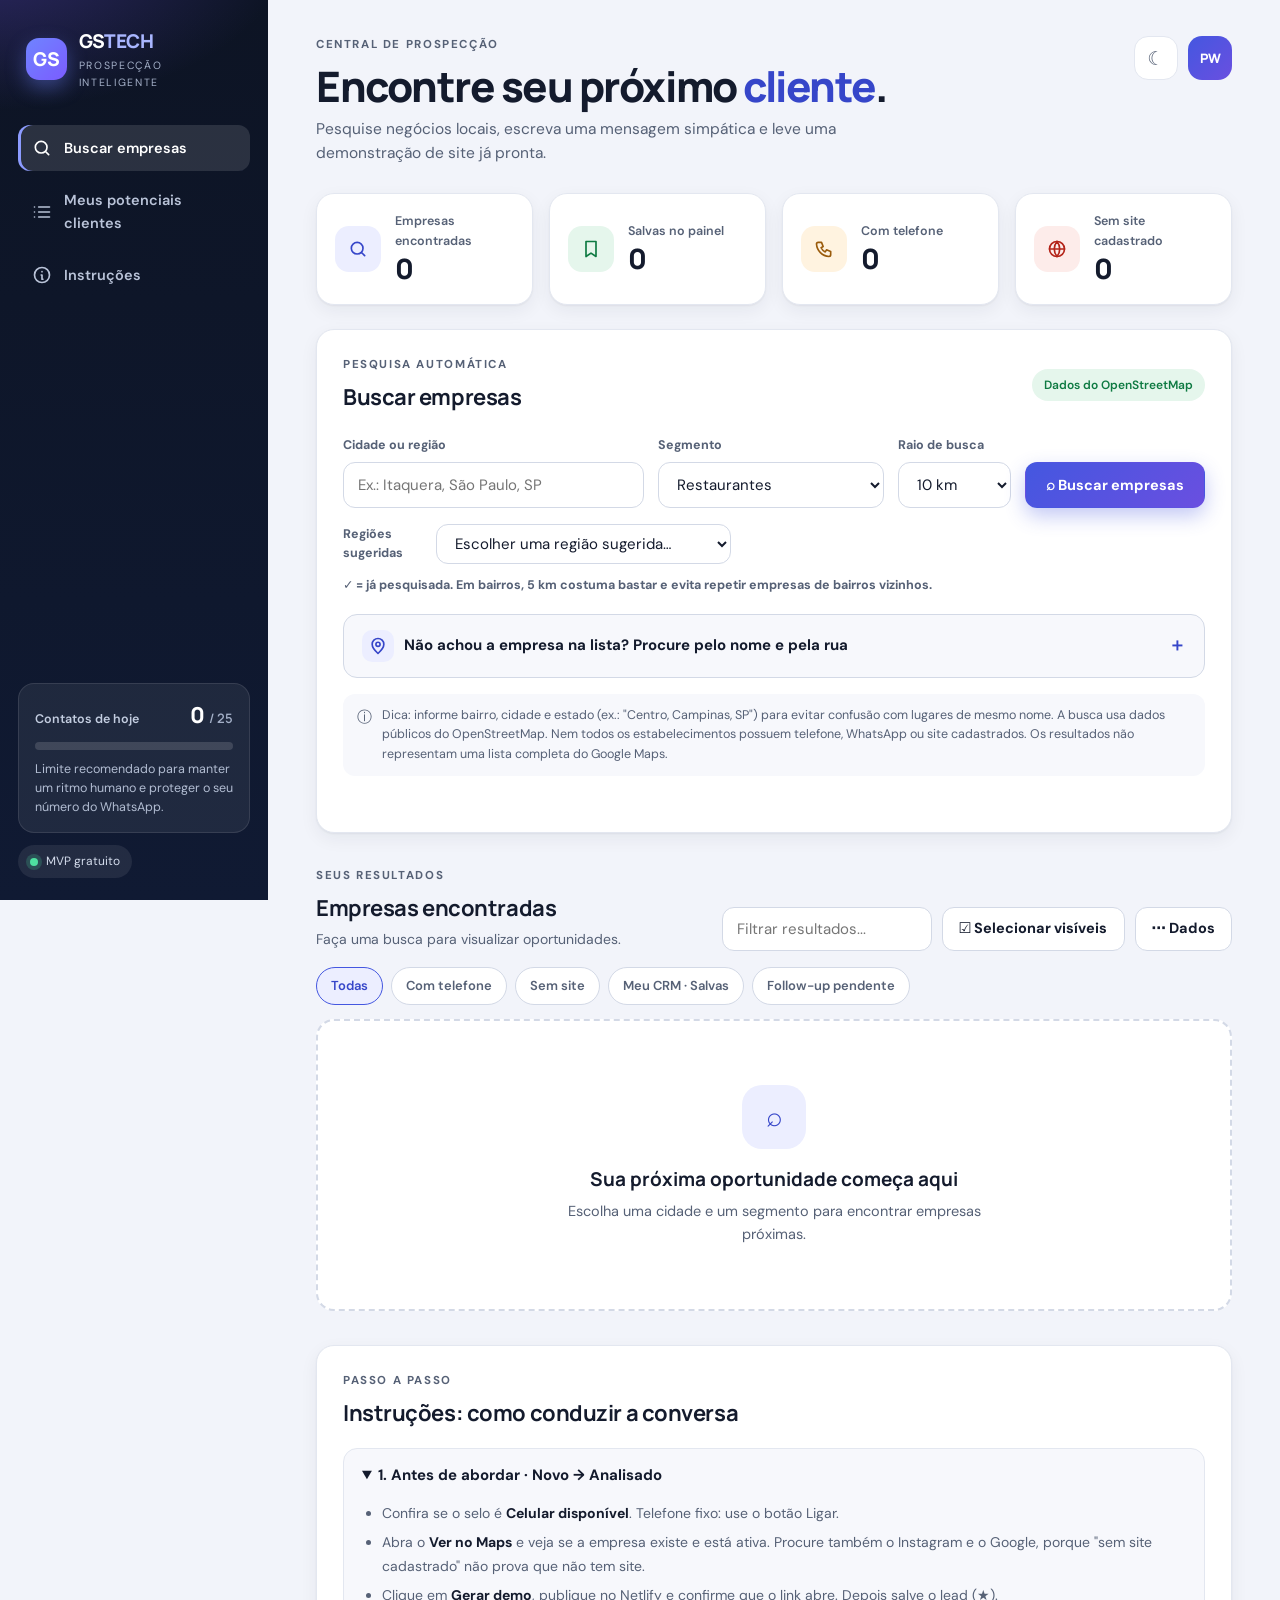
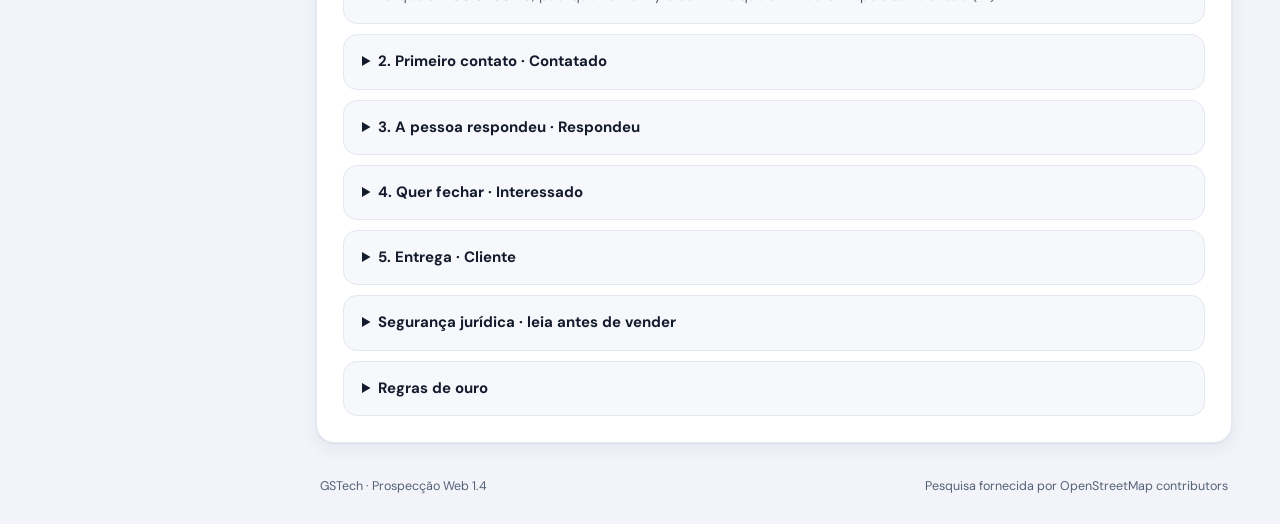
<file: prospecta-web/index.html>
<!doctype html>
<html lang="pt-BR">
<head>
  <meta charset="UTF-8" />
  <meta name="viewport" content="width=device-width, initial-scale=1.0" />
  <meta name="theme-color" content="#101827" />
  <title>GSTech — Prospecção inteligente</title>
  <script>try{var t=localStorage.getItem("prospecta_web_theme_v1");if(t!=="light"&&t!=="dark")t=matchMedia("(prefers-color-scheme: dark)").matches?"dark":"light";document.documentElement.dataset.theme=t}catch(e){}</script>
  <link rel="stylesheet" href="styles.css" />
</head>
<body>
  <div class="app-shell">
    <aside class="sidebar">
      <div class="brand">
        <div class="brand-mark">GS</div>
        <div><strong>GS<span>TECH</span></strong><small>PROSPECÇÃO INTELIGENTE</small></div>
      </div>
      <nav aria-label="Principal">
        <a class="nav-item active" href="#buscar"><svg class="ic" viewBox="0 0 24 24" aria-hidden="true"><circle cx="11" cy="11" r="7"/><path d="m20 20-3.5-3.5"/></svg> Buscar empresas</a>
        <a class="nav-item" href="#leads"><svg class="ic" viewBox="0 0 24 24" aria-hidden="true"><path d="M8 6h13M8 12h13M8 18h13M3 6h.01M3 12h.01M3 18h.01"/></svg> Meus potenciais clientes</a>
        <a class="nav-item" href="#instrucoes"><svg class="ic" viewBox="0 0 24 24" aria-hidden="true"><circle cx="12" cy="12" r="9"/><path d="M12 8h.01M11 12h1v5h1"/></svg> Instruções</a>
      </nav>
      <div class="sidebar-bottom">
        <div class="goal">
          <div class="goal-top"><span>Contatos de hoje</span><strong><span id="goalCount">0</span> <small>/ <span id="goalMax">25</span></small></strong></div>
          <div class="meter"><i id="goalBar"></i></div>
          <p>Limite recomendado para manter um ritmo humano e proteger o seu número do WhatsApp.</p>
        </div>
        <div class="plan-tag"><span class="dot"></span> MVP gratuito</div>
      </div>
    </aside>

    <main class="main">
      <header class="topbar">
        <div>
          <span class="eyebrow">Central de prospecção</span>
          <h1>Encontre seu próximo <em>cliente</em>.</h1>
          <p>Pesquise negócios locais, escreva uma mensagem simpática e leve uma demonstração de site já pronta.</p>
        </div>
        <div class="top-right"><button id="themeBtn" class="icon-btn theme-btn" type="button" aria-label="Alternar modo claro/escuro">☾</button><div class="avatar">PW</div></div>
      </header>

      <section class="stats">
        <article class="stat-card"><span class="stat-icon"><svg class="ic" viewBox="0 0 24 24" aria-hidden="true"><circle cx="11" cy="11" r="7"/><path d="m20 20-3.5-3.5"/></svg></span><div><small>Empresas encontradas</small><strong id="statFound">0</strong></div></article>
        <article class="stat-card"><span class="stat-icon"><svg class="ic" viewBox="0 0 24 24" aria-hidden="true"><path d="M6 3h12v18l-6-4-6 4z"/></svg></span><div><small>Salvas no painel</small><strong id="statSaved">0</strong></div></article>
        <article class="stat-card"><span class="stat-icon"><svg class="ic" viewBox="0 0 24 24" aria-hidden="true"><path d="M5 4h4l2 5-2.5 1.5a11 11 0 0 0 5 5L15 13l5 2v4a2 2 0 0 1-2 2A16 16 0 0 1 3 6a2 2 0 0 1 2-2z"/></svg></span><div><small>Com telefone</small><strong id="statPhone">0</strong></div></article>
        <article class="stat-card"><span class="stat-icon"><svg class="ic" viewBox="0 0 24 24" aria-hidden="true"><circle cx="12" cy="12" r="9"/><path d="M3 12h18M12 3a14 14 0 0 1 0 18M12 3a14 14 0 0 0 0 18"/></svg></span><div><small>Sem site cadastrado</small><strong id="statNoSite">0</strong></div></article>
      </section>

      <section class="panel search-panel" id="buscar">
        <div class="section-heading">
          <div><span class="eyebrow">PESQUISA AUTOMÁTICA</span><h2>Buscar empresas</h2></div>
          <span class="source-pill">Dados do OpenStreetMap</span>
        </div>
        <form id="searchForm" class="search-form">
          <label class="field city-field"><span>Cidade ou região</span><input id="city" list="regionList" autocomplete="off" placeholder="Ex.: Itaquera, São Paulo, SP" required /><datalist id="regionList"></datalist></label>
          <label class="field"><span>Segmento</span>
            <select id="segment">
            <optgroup label="Alimentação e bebidas">
              <option value="restaurante">Restaurantes</option>
              <option value="pizzaria">Pizzarias</option>
              <option value="hamburgueria">Hamburguerias e lanchonetes</option>
              <option value="churrascaria">Churrascarias</option>
              <option value="japones">Culinária japonesa</option>
              <option value="padaria">Padarias</option>
              <option value="confeitaria">Confeitarias e doces</option>
              <option value="cafe">Cafeterias</option>
              <option value="sorveteria">Sorveterias e açaí</option>
              <option value="bar">Bares e botecos</option>
              <option value="adega">Adegas e distribuidoras de bebidas</option>
              <option value="mercado">Mercados e mercearias</option>
              <option value="acougue">Açougues</option>
              <option value="hortifruti">Hortifrútis e sacolões</option>
            </optgroup>
            <optgroup label="Beleza e bem-estar">
              <option value="barbearia">Barbearias</option>
              <option value="salao">Salões de beleza</option>
              <option value="estetica">Clínicas de estética e beleza</option>
              <option value="manicure">Manicures e esmalterias</option>
              <option value="tatuagem">Estúdios de tatuagem</option>
              <option value="academia">Academias</option>
              <option value="massagem">Massagem e spas</option>
            </optgroup>
            <optgroup label="Automotivo">
              <option value="oficina">Oficinas mecânicas</option>
              <option value="autopecas">Autopeças</option>
              <option value="lavajato">Lava-jatos</option>
              <option value="borracharia">Borracharias</option>
              <option value="moto">Oficinas e lojas de moto</option>
              <option value="autoescola">Autoescolas</option>
            </optgroup>
            <optgroup label="Casa e construção">
              <option value="serralheria">Serralherias</option>
              <option value="marcenaria">Marcenarias</option>
              <option value="vidracaria">Vidraçarias</option>
              <option value="eletricista">Eletricistas</option>
              <option value="encanador">Encanadores</option>
              <option value="pintor">Pintores</option>
              <option value="climatizacao">Ar-condicionado e refrigeração</option>
              <option value="chaveiro">Chaveiros</option>
              <option value="tapecaria">Tapeçarias e estofados</option>
              <option value="materiais">Materiais de construção</option>
              <option value="moveis">Lojas de móveis</option>
            </optgroup>
            <optgroup label="Comércio e varejo">
              <option value="sexshop">Sex shops</option>
              <option value="roupas">Lojas de roupas</option>
              <option value="calcados">Lojas de calçados</option>
              <option value="petshop">Pet shops</option>
              <option value="papelaria">Papelarias</option>
              <option value="floricultura">Floriculturas</option>
              <option value="brinquedos">Lojas de brinquedos</option>
              <option value="presentes">Presentes e variedades</option>
              <option value="joalheria">Joalherias e relojoarias</option>
              <option value="optica">Óticas</option>
              <option value="celulares">Lojas de celulares</option>
              <option value="farmacia">Farmácias</option>
              <option value="perfumaria">Perfumarias e cosméticos</option>
              <option value="lavanderia">Lavanderias</option>
              <option value="grafica">Gráficas e copiadoras</option>
              <option value="foto">Fotógrafos e estúdios</option>
            </optgroup>
            <optgroup label="Serviços e ofícios">
              <option value="assistencia">Assistências técnicas</option>
              <option value="costura">Costureiras e ateliês</option>
              <option value="sapateiro">Sapateiros</option>
              <option value="buffet">Buffets e festas</option>
            </optgroup>
            <optgroup label="Saúde, educação e profissionais">
              <option value="dentista">Dentistas e odontologia</option>
              <option value="veterinaria">Veterinárias</option>
              <option value="fisioterapia">Fisioterapia</option>
              <option value="psicologia">Psicólogos e terapeutas</option>
              <option value="advocacia">Escritórios de advocacia</option>
              <option value="contabilidade">Contabilidades</option>
              <option value="imobiliaria">Imobiliárias</option>
              <option value="idiomas">Escolas de idiomas e cursos</option>
              <option value="creche">Escolinhas e creches</option>
            </optgroup>
            <optgroup label="Hospedagem">
              <option value="pousada">Pousadas e hotéis</option>
            </optgroup>
            </select>
          </label>
          <label class="field radius-field"><span>Raio de busca</span>
            <select id="radius"><option value="5000">5 km</option><option value="10000" selected>10 km</option><option value="20000">20 km</option></select>
          </label>
          <button class="primary-btn" id="searchBtn" type="submit"><span>⌕</span> Buscar empresas</button>
        </form>
        <div class="region-presets"><label><small>Regiões sugeridas</small><select id="regionPreset" class="lead-status-select"></select></label><small class="hint">✓ = já pesquisada. Em bairros, 5 km costuma bastar e evita repetir empresas de bairros vizinhos.</small></div>
        <div class="region-recents" id="regionRecents" hidden><small>Regiões recentes:</small><div class="chips" id="regionChips"></div></div>
        <details class="finder" id="finder">
          <summary><span class="fi"><svg class="ic" viewBox="0 0 24 24" aria-hidden="true"><path d="M12 21s-7-6.2-7-11a7 7 0 0 1 14 0c0 4.8-7 11-7 11z"/><circle cx="12" cy="10" r="2.5"/></svg></span> Não achou a empresa na lista? Procure pelo nome e pela rua</summary>
          <div class="find-body">
            <form id="findForm" class="find-form">
              <label class="field"><span>Nome da loja</span><input id="findName" placeholder="Ex.: Barbearia do Zé" required /></label>
              <label class="field"><span>Rua (opcional)</span><input id="findStreet" placeholder="Ex.: Rua Principal, 120" /></label>
              <label class="field"><span>Cidade ou bairro</span><input id="findCity" placeholder="Vazio = usa o campo acima" /></label>
              <label class="field"><span>Segmento</span><select id="findSegment"></select></label>
              <button class="primary-btn" id="findBtn" type="submit">Procurar</button>
            </form>
            <div id="findResults" class="find-results" aria-live="polite"></div>
            <div class="find-actions"><button type="button" class="secondary-btn" id="manualOpen">＋ Cadastrar manualmente</button></div>
          </div>
        </details>
        <div class="notice"><span>ⓘ</span><p>Dica: informe bairro, cidade e estado (ex.: "Centro, Campinas, SP") para evitar confusão com lugares de mesmo nome. A busca usa dados públicos do OpenStreetMap. Nem todos os estabelecimentos possuem telefone, WhatsApp ou site cadastrados. Os resultados não representam uma lista completa do Google Maps.</p></div>
        <div id="searchStatus" class="search-status" aria-live="polite"></div>
      </section>

      <section class="results-section" id="leads">
        <div class="results-header">
          <div><span class="eyebrow">SEUS RESULTADOS</span><h2 id="resultsTitle">Empresas encontradas</h2><p id="resultsSubtitle">Faça uma busca para visualizar oportunidades.</p></div>
          <div class="result-actions">
            <input id="filterInput" class="filter-input" placeholder="Filtrar resultados..." aria-label="Filtrar resultados" />
            <button id="selAllBtn" class="secondary-btn" type="button">☑ Selecionar visíveis</button>
            <details class="more-menu" id="moreMenu"><summary>⋯ Dados</summary>
              <div class="menu-pop">
                <button id="exportBtn" type="button">Exportar CSV</button>
                <button id="backupBtn" type="button">Fazer backup</button>
                <button id="restoreBtn" type="button">Restaurar backup</button>
                <input id="restoreFile" type="file" accept="application/json,.json" hidden />
                <button id="wipeBtn" class="danger" type="button">Apagar todos os dados</button>
              </div>
            </details>
          </div>
        </div>
        <div class="chips" id="filterChips">
          <button class="chip active" data-filter="all">Todas</button>
          <button class="chip" data-filter="phone">Com telefone</button>
          <button class="chip" data-filter="nosite">Sem site</button>
          <button class="chip" data-filter="saved">Meu CRM · Salvas</button>
          <button class="chip" data-filter="followup">Follow-up pendente</button>
        </div>
        <div id="results" class="results-grid">
          <div class="empty-state"><div class="empty-icon">⌕</div><h3>Sua próxima oportunidade começa aqui</h3><p>Escolha uma cidade e um segmento para encontrar empresas próximas.</p></div>
        </div>
      </section>

      <section class="panel guide" id="instrucoes">
        <div class="section-heading"><div><span class="eyebrow">PASSO A PASSO</span><h2>Instruções: como conduzir a conversa</h2></div></div>
        <div class="guide-list">
          <details open><summary>1. Antes de abordar · Novo → Analisado</summary><ul>
            <li>Confira se o selo é <b>Celular disponível</b>. Telefone fixo: use o botão Ligar.</li>
            <li>Abra o <b>Ver no Maps</b> e veja se a empresa existe e está ativa. Procure também o Instagram e o Google, porque "sem site cadastrado" não prova que não tem site.</li>
            <li>Clique em <b>Gerar demo</b>, publique no Netlify e confirme que o link abre. Depois salve o lead (★).</li>
          </ul></details>
          <details><summary>2. Primeiro contato · Contatado</summary><ul>
            <li>Clique em <b>Abrir WhatsApp</b>, leia a mensagem e envie. Envie manualmente, uma empresa por vez, em horário comercial.</li>
            <li>Mude a etapa para <b>Contatado</b>. A data de contato entra sozinha.</li>
            <li>Sem resposta, espere. Passados 3 dias, o selo <b>Follow-up pendente</b> aparece: use <b>↻ Follow-up</b> <b>uma vez</b>. Se continuar sem resposta, pare.</li>
          </ul></details>
          <details><summary>3. A pessoa respondeu · Respondeu</summary><ul>
            <li>Responda rápido e converse como pessoa, sem copiar e colar textos longos. Pergunte como o negócio atrai clientes hoje.</li>
            <li>Mostre a <b>demo</b> e fale do benefício concreto: ser encontrado e passar confiança. Não prometa resultado, como "primeiro lugar no Google".</li>
            <li><b>"Já tenho Instagram"</b> → o site complementa: reúne serviços, endereço e contato num lugar só, e aparece em buscas.</li>
            <li><b>"Está caro" / "não tenho dinheiro"</b> → pergunte o que seria viável e proponha um escopo menor, em vez de baixar o preço do mesmo escopo.</li>
            <li><b>"Vou pensar"</b> → combine uma data: "Posso te chamar na quinta para saber o que achou?" e anote no lead.</li>
            <li><b>"Não tenho interesse" / "pare de enviar"</b> → agradeça em uma linha, anote e <b>nunca mais contate</b>.</li>
          </ul></details>
          <details><summary>4. Quer fechar · Interessado</summary><ul>
            <li>Mude a etapa para <b>Interessado</b> e clique em <b>✔ Fechar venda</b> para pedir o material (logo, fotos, serviços, WhatsApp, redes).</li>
            <li>Envie uma <b>proposta por escrito</b>: o que está incluído, prazo, número de ajustes, valor e forma de pagamento (sinal para começar, restante na entrega).</li>
            <li>Só comece depois do aceite e do sinal. Registre o domínio no nome do cliente.</li>
          </ul></details>
          <details><summary>5. Entrega · Cliente</summary><ul>
            <li>Use o <b>Checklist de entrega</b> do lead: material recebido, sinal pago, domínio registrado, site publicado.</li>
            <li>Substitua os textos provisórios da demo pelo conteúdo real e confirme o WhatsApp com o responsável.</li>
            <li>Entregue os acessos, mude a etapa para <b>Cliente</b> e ofereça manutenção mensal. Peça indicação ou depoimento, com autorização, para usar nas próximas abordagens.</li>
          </ul></details>
          <details><summary>Segurança jurídica · leia antes de vender</summary><ul>
            <li><b>Abordagem:</b> envie mensagens uma a uma, em horário comercial, e use <b>Não contatar</b> para quem pedir para parar. O botão e todos os envios daquele lead ficam bloqueados. Nunca use disparo em massa: contas de WhatsApp são banidas por isso.</li>
            <li><b>Dados dos leads:</b> são contatos comerciais públicos, tratados com base no legítimo interesse (LGPD). Guarde só o necessário e use <b>Apagar dados</b> se quiser zerar tudo. Fotos e informações pessoais de terceiros não devem ser salvas.</li>
            <li><b>Site final:</b> o gerador exige as 4 declarações (autorização, direito sobre as fotos, ausência de avaliações e promessas falsas, contatos confirmados), valida o CNPJ e avisa sobre termos de risco. Ele inclui Privacidade, Termos, Cookies e (se marcado) Reembolso.</li>
            <li><b>Imagens:</b> use só fotos do cliente ou com licença. Não pegue imagens do Google, do Instagram de terceiros ou de bancos sem verificar a licença.</li>
            <li><b>Avaliações e promessas:</b> nunca invente depoimentos, notas ou resultados. Publicidade enganosa pode gerar multa e indenização.</li>
            <li><b>Segmentos regulados:</b> advocacia, saúde, estética e farmácia têm regras próprias de publicidade. Bebidas e sex shop exigem avisos de 18+. Confira com o conselho da área.</li>
            <li><b>Seu lado:</b> use contrato escrito e política de reembolso (botão abaixo), registre o domínio no nome do cliente e cuide da parte fiscal (MEI/CNPJ e nota fiscal).</li>
            <li><b>Limites:</b> o app ajuda, mas não substitui um advogado nem garante conformidade. Revise tudo com um profissional.</li>
          </ul><p style="margin:0 0 14px"><button class="secondary-btn" id="docOpen" type="button">Gerar documentos da GSTech (modelos)</button></p></details>
          <details><summary>Regras de ouro</summary><ul>
            <li>Nunca pressione, nunca insista depois de um "não" e sempre respeite pedidos para parar de receber mensagens.</li>
            <li>Não invente preço, avaliações, depoimentos ou resultados. Todo dado do site precisa ser confirmado pelo dono.</li>
            <li>Faça backup (botão <b>Backup ↓</b>) com frequência.</li>
          </ul></details>
        </div>
      </section>

      <footer><span>GSTech · Prospecção Web 1.4</span><span>Pesquisa fornecida por OpenStreetMap contributors</span></footer>
    </main>
  </div>

  <dialog id="detailDialog" class="detail-dialog">
    <div class="dialog-head"><div><span class="eyebrow">DETALHES DA EMPRESA</span><h2 id="detailName">Empresa</h2></div><button class="icon-btn" id="closeDialog" aria-label="Fechar">×</button></div>
    <div id="detailContent"></div>
  </dialog>
  <dialog id="siteDialog" class="detail-dialog site-dialog">
    <div class="dialog-head"><div><span class="eyebrow">PRODUTO FINAL</span><h2>Gerar site final</h2></div><button class="icon-btn" id="siteClose" type="button" aria-label="Fechar">×</button></div>
    <div id="sf_segnote" class="site-warn" hidden></div>
    <form id="siteForm" class="site-grid" onsubmit="return false">
      <label class="field"><span>Nome do negócio</span><input id="sf_name" /></label>
      <label class="field"><span>Slogan (frase curta)</span><input id="sf_tagline" placeholder="Ex.: Atendimento de verdade, do jeito que você merece" /></label>
      <label class="field full"><span>Sobre a empresa (um parágrafo por linha)</span><textarea id="sf_about" rows="3"></textarea></label>
      <label class="field full"><span>Serviços ou produtos (um por linha: Nome | descrição | preço)</span><textarea id="sf_services" rows="4" placeholder="Corte masculino | Tesoura ou máquina | R$ 40"></textarea></label>
      <label class="field full"><span>Horários (um por linha)</span><textarea id="sf_hours" rows="3" placeholder="Seg a Sex: 9h às 18h&#10;Sáb: 9h às 14h"></textarea></label>
      <label class="field full"><span>Endereço</span><input id="sf_address" /></label>
      <label class="field"><span>WhatsApp (confirmado pelo responsável)</span><input id="sf_whatsapp" inputmode="tel" /></label>
      <label class="field"><span>Mensagem inicial do WhatsApp</span><input id="sf_msg" /></label>
      <label class="field"><span>Instagram (@usuário)</span><input id="sf_instagram" /></label>
      <label class="field"><span>Facebook (link)</span><input id="sf_facebook" /></label>
      <label class="field"><span>Cor principal</span><input id="sf_color" type="color" /></label>
      <label class="field"><span>Estilo</span><select id="sf_theme"><option value="light">Claro</option><option value="dark">Escuro</option></select></label>
      <label class="field"><span>Fonte dos títulos</span><select id="sf_font"><option value="auto">Automática (pelo estilo)</option><option value="sans">Moderna</option><option value="serif">Elegante (serifada)</option></select></label>
      <label class="field"><span>Animações</span><select id="sf_anim"><option value="on">Ativadas</option><option value="off">Desativadas</option></select></label>
      <label class="field full"><span>Estilo do site (layout)</span><select id="sf_look"><option value="auto">Automático: adapta ao segmento e ao estabelecimento</option><option value="centro">Clássico centralizado</option><option value="split">Moderno dividido</option><option value="bold">Impactante</option><option value="menu">Cardápio elegante</option><option value="soft">Suave e arredondado</option></select></label>
      <label class="field"><span>Logo (opcional)</span><input id="sf_logo" type="file" accept="image/*" /></label>
      <label class="field"><span>Foto de capa (opcional)</span><input id="sf_cover" type="file" accept="image/*" /></label>
      <label class="field full"><span>Galeria (até 6 fotos)</span><input id="sf_gallery" type="file" accept="image/*" multiple /></label>
      <label class="field full"><span>Descrição de cada foto da galeria, para acessibilidade (uma por linha, na mesma ordem)</span><textarea id="sf_alts" rows="2" placeholder="Fachada da loja&#10;Corte sendo feito na cadeira"></textarea></label>
      <div class="site-sub">Dados legais (obrigatórios)</div>
      <label class="field"><span>Razão social ou nome do responsável</span><input id="sf_legal" /></label>
      <label class="field"><span>CNPJ</span><input id="sf_cnpj" inputmode="numeric" placeholder="00.000.000/0000-00" /></label>
      <label class="check full"><input type="checkbox" id="sf_nocnpj"> Não possui CNPJ (autônomo ou pessoa física). O site mostrará só o nome do responsável.</label>
      <label class="field full"><span>E-mail para contato e pedidos de privacidade (LGPD)</span><input id="sf_email" type="email" /></label>
      <label class="check full"><input type="checkbox" id="sf_distance"> O negócio vende ou contrata à distância (internet, WhatsApp). Inclui página de Troca e Reembolso.</label>
      <label class="field full"><span>Regras próprias de troca e reembolso (opcional)</span><textarea id="sf_refund" rows="2"></textarea></label>
      <div class="site-sub">Declarações (marque todas)</div>
      <label class="check full"><input type="checkbox" id="sf_ok1"> Tenho autorização do responsável para usar o nome, a marca e as informações do negócio.</label>
      <label class="check full"><input type="checkbox" id="sf_ok2"> As fotos e imagens são do cliente ou têm licença de uso. Não copiei imagens de terceiros.</label>
      <label class="check full"><input type="checkbox" id="sf_ok3"> Não há avaliações ou depoimentos inventados, nem promessas que o negócio não possa comprovar.</label>
      <label class="check full"><input type="checkbox" id="sf_ok4"> O WhatsApp, o e-mail e os dados legais foram confirmados pelo responsável.</label>
    </form>
    <p class="site-hint">As fotos são reduzidas e comprimidas automaticamente. O arquivo gerado é um único <b>index.html</b>, sem rastreadores nem scripts de terceiros: coloque numa pasta e publique no Netlify. Os textos legais são modelos e não substituem um advogado.</p>
    <div class="detail-actions"><button class="secondary-btn" id="sitePreview" type="button">Pré-visualizar</button><button class="primary-btn" id="siteDownload" type="button">Baixar index.html</button></div>
  </dialog>
  <dialog id="docDialog" class="detail-dialog site-dialog">
    <div class="dialog-head"><div><span class="eyebrow">DOCUMENTOS DA GSTECH</span><h2>Contrato, reembolso e privacidade</h2></div><button class="icon-btn" id="docClose" type="button" aria-label="Fechar">×</button></div>
    <div class="site-grid">
      <label class="field"><span>Razão social ou seu nome completo</span><input id="dg_legal" /></label>
      <label class="field"><span>CNPJ (vazio se pessoa física)</span><input id="dg_cnpj" inputmode="numeric" /></label>
      <label class="field"><span>E-mail de contato</span><input id="dg_email" type="email" /></label>
      <label class="field"><span>Cidade/UF do foro</span><input id="dg_city" placeholder="São Paulo/SP" /></label>
      <label class="field"><span>Sinal (%)</span><input id="dg_sinal" inputmode="numeric" /></label>
      <label class="field"><span>Rodadas de ajuste incluídas</span><input id="dg_rounds" inputmode="numeric" /></label>
      <label class="field"><span>Prazo de entrega (dias úteis)</span><input id="dg_days" inputmode="numeric" /></label>
    </div>
    <p class="site-hint">Gera um arquivo com Termos de Serviço/Contrato, Política de Reembolso e Política de Privacidade. São <b>modelos</b>: revise com um advogado antes de usar. Os valores acima são só padrões editáveis.</p>
    <div class="detail-actions"><button class="primary-btn" id="docGen" type="button">Baixar documentos</button></div>
  </dialog>
  <dialog id="waDialog" class="wa-dialog" aria-labelledby="waTitle">
    <div class="dialog-head"><div><span class="eyebrow" id="waEyebrow">Mensagem</span><h2 id="waTitle">Empresa</h2><p id="waSub"></p></div><button class="icon-btn" id="waClose" type="button" aria-label="Fechar">×</button></div>
    <div id="waQueue" class="queue-banner" hidden><span id="waQueueText">Fila</span><div class="meter" aria-hidden="true"><i id="waQueueBar"></i></div></div>
    <div class="wa-grid">
      <div class="wa-form">
        <div class="tone-chips" role="group" aria-label="Tom da mensagem">
          <button class="tone" type="button" data-tone="amigavel" aria-pressed="true">😊 Amigável</button>
          <button class="tone" type="button" data-tone="direto" aria-pressed="false">⚡ Direto</button>
          <button class="tone" type="button" data-tone="formal" aria-pressed="false">🤝 Formal</button>
          <button class="tone shuffle" type="button" id="waShuffle">↻ Outra versão</button>
        </div>
        <label class="field"><span>Mensagem (você pode editar)</span><textarea id="waText" rows="9"></textarea></label>
        <div class="wa-meta"><span id="waCount">0 caracteres</span><span>Trocar o tom ou a versão refaz o texto</span></div>
        <details class="wa-sender"><summary>Seu nome e sua empresa na mensagem</summary>
          <div class="wa-sender-grid">
            <label class="field"><span>Seu nome</span><input id="waName" placeholder="Ex.: João" /></label>
            <label class="field"><span>Sua empresa</span><input id="waCompany" placeholder="GSTech" /></label>
          </div>
        </details>
      </div>
      <div class="wa-phone" role="img" aria-label="Prévia de como a mensagem aparece na conversa">
        <div class="wa-bar"><span class="wa-avatar" id="waAvatar">E</span><div><strong id="waPName">Empresa</strong><small id="waPNum"></small></div></div>
        <div class="wa-chat"><div class="bubble"><div id="waBubble"></div><time id="waTime"></time></div></div>
      </div>
    </div>
    <div class="wa-actions">
      <div class="wa-step" id="waStep1"><button class="wa-open" id="waOpen" type="button">Abrir WhatsApp</button><button class="secondary-btn" id="waCopy" type="button">Copiar texto</button><button class="secondary-btn" id="waSkip" type="button" hidden>Pular este</button></div>
      <div class="wa-step" id="waStep2" hidden><p>Depois de tocar em Enviar no WhatsApp, volte aqui:</p><button class="primary-btn" id="waSent" type="button">✔ Enviei</button><button class="secondary-btn" id="waNot" type="button">Ainda não enviei</button></div>
    </div>
    <p class="wa-hint">O WhatsApp abre com a mensagem pronta e você só precisa tocar em Enviar. Por segurança, o app nunca envia nada sozinho: o contato só é registrado no CRM quando você confirma.</p>
  </dialog>
  <dialog id="manualDialog" class="detail-dialog">
    <div class="dialog-head"><div><span class="eyebrow">Cadastro manual</span><h2>Adicionar empresa</h2></div><button class="icon-btn" id="manualClose" type="button" aria-label="Fechar">×</button></div>
    <form id="manualForm" class="site-grid" onsubmit="return false">
      <label class="field full"><span>Nome da empresa</span><input id="mName" /></label>
      <label class="field full"><span>Endereço (rua, número, bairro)</span><input id="mAddress" /></label>
      <label class="field"><span>Telefone ou WhatsApp</span><input id="mPhone" inputmode="tel" placeholder="(11) 98765-4321" /></label>
      <label class="field"><span>Site (se tiver)</span><input id="mSite" placeholder="exemplo.com.br" /></label>
      <label class="field full"><span>Segmento</span><select id="mSegment"></select></label>
    </form>
    <p class="site-hint">Use só dados comerciais públicos. Confirme se o número é de WhatsApp antes de mandar mensagem.</p>
    <div class="detail-actions"><button class="primary-btn" id="manualSave" type="button">Adicionar e salvar</button></div>
  </dialog>
  <div id="selBar" class="sel-bar" role="region" aria-label="Fila de envio" hidden><span><span id="selCount">0</span> selecionado(s)</span><button id="selClear" class="secondary-btn" type="button">Limpar</button><button id="selStart" class="primary-btn" type="button">▶ Iniciar fila</button></div>
  <div id="toast" class="toast" role="status"></div>
  <script src="app.js"></script>
</body>
</html>
</file>
<file: prospecta-web/styles.css>
@import url('https://fonts.googleapis.com/css2?family=DM+Sans:wght@400;500;600;700&family=Manrope:wght@600;700;800&display=swap');
:root{color-scheme:light;--bg:#f2f4fa;--surface:#fff;--surface-2:#f7f8fc;--ink:#141b2d;--muted:#566176;--line:#e3e7f0;--line-2:#d3d9e6;--brand:#4457e0;--brand-2:#6a4fe0;--brand-soft:#eceeff;--brand-text:#3646c9;--ok:#0e7a42;--ok-soft:#e5f6ec;--warn:#9a5b0b;--warn-soft:#fff3e0;--danger:#b42318;--danger-soft:#fdecea;--wa:#0e7a42;--wa-2:#0a6a37;--side:#0d1424;--focus:#3646c9;--ring:rgba(68,87,224,.2);--shadow-1:0 1px 2px rgba(20,27,45,.05),0 6px 18px rgba(20,27,45,.06);--shadow-2:0 24px 60px rgba(14,20,40,.28);--r:18px;--rs:12px;--ff:"DM Sans",system-ui,-apple-system,"Segoe UI",Roboto,sans-serif;--fh:"Manrope","DM Sans",system-ui,sans-serif}
html[data-theme="dark"]{color-scheme:dark;--bg:#090e19;--surface:#121a2a;--surface-2:#172136;--ink:#e8ecf6;--muted:#9aa6bd;--line:#25304a;--line-2:#32415f;--brand-soft:#1b2450;--brand-text:#a9b6ff;--ok:#4fd69a;--ok-soft:#0f2a1f;--warn:#e8b062;--warn-soft:#2c2212;--danger:#ff8a80;--danger-soft:#33181a;--side:#060a12;--focus:#8c9bff;--ring:rgba(140,155,255,.28);--shadow-1:0 1px 0 rgba(255,255,255,.03);--shadow-2:0 24px 60px rgba(0,0,0,.6)}
*{box-sizing:border-box}[hidden]{display:none!important}html{scroll-behavior:smooth}body{margin:0;background:var(--bg);color:var(--ink);font:400 15px/1.55 var(--ff);-webkit-font-smoothing:antialiased}
button,input,select,textarea{font:inherit;color:inherit}button{cursor:pointer}a{color:var(--brand-text)}:focus-visible{outline:3px solid var(--focus);outline-offset:2px}
h1,h2,h3{font-family:var(--fh);margin:0}
.app-shell{display:grid;grid-template-columns:268px minmax(0,1fr);min-height:100vh}
.sidebar{position:sticky;top:0;height:100vh;display:flex;flex-direction:column;padding:28px 18px 22px;color:#fff;background:radial-gradient(520px 260px at -10% -5%,rgba(106,79,224,.35),transparent 60%),linear-gradient(180deg,var(--side),#101a33)}
.brand{display:flex;align-items:center;gap:12px;padding:0 8px 34px}.brand-mark{width:42px;height:42px;border-radius:13px;display:grid;place-items:center;font:800 19px var(--fh);color:#fff;background:linear-gradient(135deg,#6f84ff,#7b5cff);box-shadow:0 8px 20px rgba(111,132,255,.4)}
.brand strong{font:800 19px var(--fh);letter-spacing:-.03em}.brand strong span{color:#a9b6ff}.brand small{display:block;font-size:10.5px;letter-spacing:.16em;color:#a4b0c8;margin-top:3px}
.sidebar nav{display:grid;gap:6px}.nav-item{display:flex;align-items:center;gap:12px;color:#b9c3d8;text-decoration:none;padding:12px 14px;border-radius:12px;font-weight:600;font-size:14.5px;transition:background .2s,color .2s}.nav-item:hover{background:rgba(255,255,255,.07);color:#fff}.nav-item.active{background:rgba(255,255,255,.12);color:#fff;box-shadow:inset 3px 0 0 #8c9bff}
.ic{width:20px;height:20px;flex:none;fill:none;stroke:currentColor;stroke-width:2;stroke-linecap:round;stroke-linejoin:round}
.sidebar-bottom{margin-top:auto;display:grid;gap:12px}.goal{background:rgba(255,255,255,.07);border:1px solid rgba(255,255,255,.1);border-radius:16px;padding:16px}.goal-top{display:flex;justify-content:space-between;align-items:baseline;font-size:12.5px;color:#c3cde0;font-weight:600}.goal-top strong{font:800 22px var(--fh);color:#fff}.goal-top strong small{font-size:13px;color:#a4b0c8;font-weight:600}
.meter{height:8px;border-radius:99px;background:rgba(255,255,255,.14);overflow:hidden;margin:12px 0 10px}.meter i{display:block;height:100%;width:0;border-radius:99px;background:linear-gradient(90deg,#6f84ff,#7bd9ae);transition:width .5s ease}.goal p{margin:0;font-size:12.5px;line-height:1.5;color:#b2bdd2}
.plan-tag{display:inline-flex;align-items:center;gap:8px;color:#d4dcec;background:rgba(255,255,255,.08);padding:7px 12px;border-radius:99px;font-size:12px;width:max-content}.dot{width:8px;height:8px;border-radius:50%;background:#4ee0a0;box-shadow:0 0 0 4px rgba(78,224,160,.2)}
.main{width:100%;max-width:1320px;padding:36px 48px 28px;margin:0 auto;min-width:0}.topbar{display:flex;justify-content:space-between;align-items:flex-start;gap:16px;margin-bottom:28px}
.eyebrow{display:block;font-size:11.5px;letter-spacing:.14em;font-weight:700;color:var(--muted);text-transform:uppercase}.topbar h1{font-size:clamp(28px,3.4vw,42px);line-height:1.08;letter-spacing:-.035em;font-weight:800;margin:10px 0 8px}.topbar h1 em{font-style:normal;color:var(--brand-text)}.topbar p{margin:0;color:var(--muted);font-size:15.5px;max-width:620px}
.top-right{display:flex;align-items:center;gap:10px}.icon-btn{display:grid;place-items:center;width:36px;height:36px;border:1px solid var(--line);background:var(--surface);border-radius:11px;font-size:22px;line-height:1;color:var(--muted);transition:background .2s,transform .15s}.icon-btn:hover{background:var(--surface-2);transform:translateY(-1px)}.theme-btn{width:44px;height:44px;font-size:19px;border-radius:14px}
.avatar{width:44px;height:44px;border-radius:14px;display:grid;place-items:center;font:800 13px var(--fh);color:#fff;background:linear-gradient(135deg,var(--brand),var(--brand-2))}
.stats{display:grid;grid-template-columns:repeat(4,1fr);gap:16px;margin-bottom:24px}.stat-card{display:flex;align-items:center;gap:14px;background:var(--surface);border:1px solid var(--line);border-radius:var(--r);padding:18px;box-shadow:var(--shadow-1)}
.stat-icon{display:grid;place-items:center;width:46px;height:46px;border-radius:14px;flex:none;background:var(--brand-soft);color:var(--brand-text)}.stat-card:nth-child(2) .stat-icon{background:var(--ok-soft);color:var(--ok)}.stat-card:nth-child(3) .stat-icon{background:var(--warn-soft);color:var(--warn)}.stat-card:nth-child(4) .stat-icon{background:var(--danger-soft);color:var(--danger)}
.stat-card small{display:block;color:var(--muted);font-size:12.5px;font-weight:600;margin-bottom:2px}.stat-card strong{font:800 28px/1.1 var(--fh);letter-spacing:-.02em}
.panel{background:var(--surface);border:1px solid var(--line);border-radius:var(--r);padding:26px;box-shadow:var(--shadow-1)}.section-heading,.results-header{display:flex;align-items:center;justify-content:space-between;gap:16px;flex-wrap:wrap}.section-heading h2,.results-header h2{font-size:22px;letter-spacing:-.02em;margin-top:6px}
.source-pill{font-size:12px;font-weight:600;color:var(--ok);background:var(--ok-soft);padding:7px 12px;border-radius:99px}
.search-form{display:grid;grid-template-columns:1.6fr 1.2fr .6fr auto;gap:14px;margin-top:22px;align-items:end}.field{display:grid;gap:7px}.field>span{font-size:12.5px;font-weight:700;color:var(--muted)}
.field input,.field select,.field textarea,.filter-input,.lead-status-select,.lead-demo-input,.lead-notes{width:100%;min-width:0;border:1px solid var(--line-2);border-radius:12px;background:var(--surface);color:var(--ink);padding:0 14px;height:46px;outline:none;transition:border-color .2s,box-shadow .2s}
.field textarea,.lead-notes{height:auto;padding:12px 14px;resize:vertical;line-height:1.5}html[data-theme="dark"] .field input,html[data-theme="dark"] .field select,html[data-theme="dark"] .field textarea,html[data-theme="dark"] .filter-input,html[data-theme="dark"] .lead-status-select,html[data-theme="dark"] .lead-demo-input,html[data-theme="dark"] .lead-notes{background:var(--surface-2)}
.field input:focus,.field select:focus,.field textarea:focus,.filter-input:focus,.lead-status-select:focus,.lead-demo-input:focus,.lead-notes:focus{border-color:var(--brand);box-shadow:0 0 0 4px var(--ring)}.field input[type=color]{padding:4px;cursor:pointer}.field input[type=file]{height:auto;padding:10px 12px}
.primary-btn,.secondary-btn{height:46px;border-radius:12px;padding:0 20px;font-weight:700;font-size:14.5px;white-space:nowrap;border:1px solid transparent;transition:transform .15s,box-shadow .2s,background .2s}
.primary-btn{color:#fff;background:linear-gradient(135deg,var(--brand),var(--brand-2));box-shadow:0 8px 20px rgba(68,87,224,.32)}.primary-btn:hover{transform:translateY(-1px);box-shadow:0 12px 26px rgba(68,87,224,.4)}.primary-btn:disabled{opacity:.6;cursor:wait;transform:none}
.secondary-btn{background:var(--surface);color:var(--ink);border-color:var(--line-2)}.secondary-btn:hover{background:var(--surface-2)}.secondary-btn:disabled{opacity:.55;cursor:not-allowed}
.region-presets{margin-top:16px;display:flex;gap:12px 16px;align-items:center;flex-wrap:wrap}.region-presets label{display:flex;gap:10px;align-items:center}.region-presets small,.region-recents small{font-size:12.5px;font-weight:700;color:var(--muted)}.region-presets select{min-width:240px;height:40px}.hint{font-size:12.5px;color:var(--muted);font-weight:500}.region-recents{margin-top:12px}
.chips{display:flex;gap:8px;flex-wrap:wrap;margin:16px 0 14px}.region-recents .chips{margin:8px 0 0}.chip{border:1px solid var(--line-2);background:var(--surface);color:var(--muted);padding:8px 14px;border-radius:99px;font-weight:600;font-size:13px;transition:all .2s}.chip:hover{border-color:var(--brand);color:var(--brand-text)}.chip.active{background:var(--brand-soft);border-color:var(--brand);color:var(--brand-text)}
.finder{margin-top:18px;border:1px solid var(--line-2);border-radius:14px;background:var(--surface-2)}.finder summary{cursor:pointer;list-style:none;padding:15px 18px;font-weight:700;display:flex;align-items:center;gap:10px}.finder summary::-webkit-details-marker{display:none}.finder summary::after{content:"＋";margin-left:auto;color:var(--brand-text);font-size:18px}.finder[open] summary::after{content:"－"}.finder .fi{display:grid;place-items:center;width:32px;height:32px;border-radius:10px;background:var(--brand-soft);color:var(--brand-text)}
.find-body{padding:0 18px 18px}.find-form{display:grid;grid-template-columns:1.3fr 1.2fr 1fr 1.1fr auto;gap:12px;align-items:end}.find-results{display:grid;gap:10px;margin-top:14px}.find-item{display:flex;gap:14px;align-items:center;justify-content:space-between;background:var(--surface);border:1px solid var(--line);border-radius:12px;padding:12px 14px}.find-item b{display:block}.find-item small{color:var(--muted);font-size:12.5px}.find-note{font-size:13.5px;color:var(--muted);margin:0}.find-actions{display:flex;gap:8px;flex-wrap:wrap;margin-top:10px}
.notice{display:flex;gap:10px;align-items:flex-start;background:var(--surface-2);border-radius:12px;padding:12px 14px;margin-top:16px;color:var(--muted)}.notice p{margin:0;font-size:12.5px;line-height:1.55}.search-status{font-size:13px;color:var(--muted);margin-top:12px;min-height:18px;font-weight:500}.search-status.error{color:var(--danger)}
.results-section{margin-top:34px}.results-header{align-items:flex-end}.results-header p{margin:4px 0 0;color:var(--muted);font-size:14px}.result-actions{display:flex;gap:10px;flex-wrap:wrap;align-items:center}.filter-input{width:210px;height:44px}.result-actions .secondary-btn{height:44px;padding:0 16px}
.more-menu{position:relative}.more-menu summary{list-style:none;height:44px;display:inline-flex;align-items:center;padding:0 16px;border:1px solid var(--line-2);border-radius:12px;background:var(--surface);font-weight:700;font-size:14.5px;cursor:pointer}.more-menu summary::-webkit-details-marker{display:none}.menu-pop{position:absolute;right:0;top:calc(100% + 8px);z-index:30;min-width:200px;display:grid;gap:4px;background:var(--surface);border:1px solid var(--line);border-radius:14px;box-shadow:var(--shadow-2);padding:8px}.menu-pop button{border:0;background:none;text-align:left;padding:10px 12px;border-radius:9px;font-weight:600;font-size:14px}.menu-pop button:hover{background:var(--surface-2)}.menu-pop .danger{color:var(--danger)}
.results-grid{display:grid;grid-template-columns:repeat(2,minmax(0,1fr));gap:16px}
.business-card{display:flex;flex-direction:column;gap:14px;min-width:0;background:var(--surface);border:1px solid var(--line);border-radius:var(--r);padding:20px;box-shadow:var(--shadow-1);transition:transform .2s,box-shadow .2s,border-color .2s}.business-card:hover{border-color:var(--line-2);box-shadow:0 12px 32px rgba(20,27,45,.1)}
.card-top{display:flex;justify-content:space-between;gap:12px;align-items:flex-start}.card-id{display:flex;gap:12px;align-items:flex-start;min-width:0}.biz-ava{display:grid;place-items:center;width:44px;height:44px;flex:none;border-radius:14px;font:800 18px var(--fh);color:var(--brand-text);background:var(--brand-soft)}
.pick{display:grid;place-items:center;width:28px;height:44px;flex:none;cursor:pointer}.pick input{width:18px;height:18px;accent-color:var(--brand);cursor:pointer}.pick input:disabled{cursor:not-allowed;opacity:.4}
.business-name{font:700 17px/1.3 var(--fh);letter-spacing:-.01em;overflow-wrap:anywhere}.business-type{font-size:12.5px;color:var(--muted);margin-top:2px}
.save-btn{width:38px;height:38px;flex:none;border:1px solid var(--line-2);background:var(--surface);border-radius:11px;font-size:18px;color:var(--muted);transition:all .2s}.save-btn:hover{border-color:var(--brand);color:var(--brand-text)}.save-btn.saved{background:var(--brand-soft);border-color:var(--brand);color:var(--brand-text)}
.card-meta{display:grid;gap:8px;font-size:14px;color:var(--muted)}.meta-row{display:flex;gap:10px;align-items:flex-start}.meta-row b{width:18px;flex:none;color:var(--muted);font-weight:700}
.badges{display:flex;gap:6px;flex-wrap:wrap}.badge{font-size:12px;font-weight:600;padding:5px 10px;border-radius:99px;background:var(--surface-2);color:var(--muted);border:1px solid var(--line)}.badge.good{background:var(--ok-soft);border-color:transparent;color:var(--ok)}.badge.warn{background:var(--warn-soft);border-color:transparent;color:var(--warn)}
.card-actions{display:flex;gap:8px;flex-wrap:wrap;margin-top:auto}.small-btn{border:1px solid var(--line-2);background:var(--surface);color:var(--ink);border-radius:10px;padding:9px 13px;font-weight:600;font-size:13px;text-decoration:none;transition:background .2s,transform .15s}.small-btn:hover{background:var(--surface-2)}.small-btn:disabled{opacity:.5;cursor:not-allowed}
.small-btn.whatsapp{background:var(--wa);border-color:var(--wa);color:#fff}.small-btn.whatsapp:hover{background:var(--wa-2);transform:translateY(-1px)}
.lead-status-label{display:grid;gap:6px;font-size:12.5px;font-weight:700;color:var(--muted)}.lead-status-select,.lead-demo-input{height:42px}.lead-notes{font-weight:500}
.lead-checklist{display:grid;gap:8px;padding:14px;background:var(--surface-2);border-radius:12px;font-size:13.5px}.lead-checklist b{font-size:12.5px;color:var(--muted)}.lead-checklist label{display:flex;gap:10px;align-items:center;cursor:pointer}.lead-checklist input{accent-color:var(--brand);width:17px;height:17px}
.more-row{grid-column:1/-1;text-align:center;padding:8px 0}
.empty-state{grid-column:1/-1;text-align:center;padding:64px 24px;background:var(--surface);border:2px dashed var(--line-2);border-radius:var(--r)}.empty-icon{display:inline-grid;place-items:center;width:64px;height:64px;border-radius:20px;font-size:28px;background:var(--brand-soft);color:var(--brand-text)}.empty-state h3{font-size:19px;margin:16px 0 6px}.empty-state p{margin:0 auto;max-width:440px;color:var(--muted);font-size:14.5px}
.skel{height:230px;border-radius:var(--r);border:1px solid var(--line);background:linear-gradient(100deg,var(--surface) 30%,var(--surface-2) 50%,var(--surface) 70%);background-size:220% 100%}.skel-cap{grid-column:1/-1;text-align:center;color:var(--muted);font-size:14px;font-weight:600}
.guide{margin-top:34px}.guide-list{display:grid;gap:10px;margin-top:18px}.guide details{border:1px solid var(--line);border-radius:14px;padding:0 18px;background:var(--surface-2)}.guide summary{cursor:pointer;font-weight:700;padding:15px 0}.guide ul{margin:0 0 16px;padding-left:20px;font-size:14px;line-height:1.7;color:var(--muted)}.guide li{margin-bottom:5px}.guide li b{color:var(--ink)}
dialog{border:0;border-radius:22px;background:var(--surface);color:var(--ink);box-shadow:var(--shadow-2);padding:26px}dialog::backdrop{background:rgba(8,12,24,.62);backdrop-filter:blur(4px)}
.detail-dialog{width:min(580px,calc(100% - 24px))}.dialog-head{display:flex;justify-content:space-between;align-items:flex-start;gap:14px;margin-bottom:18px}.dialog-head h2{font-size:22px;margin:6px 0 0}.detail-row{display:flex;justify-content:space-between;gap:18px;padding:12px 0;border-bottom:1px solid var(--line);font-size:14px}.detail-row span:first-child{color:var(--muted)}.detail-row span:last-child{text-align:right;overflow-wrap:anywhere}.detail-actions{display:flex;gap:10px;margin-top:20px;flex-wrap:wrap}
.site-dialog{width:min(740px,calc(100% - 24px));max-height:92vh;overflow:auto}.site-grid{display:grid;grid-template-columns:1fr 1fr;gap:14px}.site-grid .full{grid-column:1/-1}.site-sub{grid-column:1/-1;font:800 14px var(--fh);margin-top:10px;padding-top:14px;border-top:1px solid var(--line)}.site-hint{font-size:12.5px;line-height:1.6;color:var(--muted);margin:16px 0 0}.site-warn{background:var(--warn-soft);color:var(--warn);border-radius:12px;padding:12px 14px;font-size:13px;line-height:1.5;margin-bottom:14px}.site-warn div+div{margin-top:6px}
.check{display:flex;gap:10px;align-items:flex-start;font-size:13px;line-height:1.5;color:var(--muted);cursor:pointer}.check input{margin-top:3px;flex:none;accent-color:var(--brand);width:17px;height:17px}
.wa-dialog{width:min(1000px,calc(100% - 24px));max-height:94vh;overflow:auto;padding:0}.wa-dialog .dialog-head{padding:24px 28px 0}.wa-dialog .dialog-head p{margin:4px 0 0;color:var(--muted);font-size:14px}
.queue-banner{display:flex;gap:12px 18px;align-items:center;flex-wrap:wrap;margin:14px 28px 0;padding:12px 16px;border-radius:14px;background:var(--brand-soft);color:var(--brand-text);font-weight:700;font-size:13.5px}.queue-banner .meter{flex:1;min-width:120px;margin:0;background:rgba(68,87,224,.18)}.queue-banner .meter i{background:linear-gradient(90deg,var(--brand),var(--brand-2))}
.wa-grid{display:grid;grid-template-columns:1.15fr .85fr;gap:26px;padding:20px 28px 6px;align-items:start}.wa-form{display:grid;gap:14px}.tone-chips{display:flex;gap:8px;flex-wrap:wrap;align-items:center}.tone{border:1px solid var(--line-2);background:var(--surface);color:var(--muted);padding:9px 16px;border-radius:99px;font-weight:700;font-size:13.5px;transition:all .2s}.tone:hover{border-color:var(--brand);color:var(--brand-text)}.tone[aria-pressed="true"]{background:var(--brand);border-color:var(--brand);color:#fff}.tone.shuffle{margin-left:auto;background:var(--surface-2)}
#waText{min-height:230px;line-height:1.6;font-size:15px}.wa-meta{display:flex;justify-content:space-between;font-size:12.5px;color:var(--muted)}.wa-sender{border:1px solid var(--line);border-radius:12px;padding:0 14px;background:var(--surface-2)}.wa-sender summary{cursor:pointer;font-weight:700;font-size:13.5px;padding:12px 0}.wa-sender-grid{display:grid;grid-template-columns:1fr 1fr;gap:12px;padding-bottom:14px}
.wa-phone{border-radius:24px;overflow:hidden;border:1px solid var(--line-2);background:#efeae2;box-shadow:var(--shadow-1)}.wa-bar{display:flex;align-items:center;gap:12px;padding:12px 16px;background:#0b5d52;color:#fff}.wa-bar strong{display:block;font-size:15px;line-height:1.2}.wa-bar small{font-size:12.5px;color:#d3ece7}.wa-avatar{display:grid;place-items:center;width:40px;height:40px;border-radius:50%;background:#cfe9e4;color:#0b5d52;font:800 17px var(--fh)}
.wa-chat{min-height:320px;padding:18px 14px 22px;display:flex;flex-direction:column;justify-content:flex-end;background-image:radial-gradient(rgba(0,0,0,.05) 1px,transparent 1px);background-size:18px 18px}.bubble{align-self:flex-end;max-width:92%;background:#d9fdd3;color:#111b21;border-radius:14px 14px 4px 14px;padding:9px 12px 7px;box-shadow:0 1px 1px rgba(0,0,0,.12);font-size:14.5px;line-height:1.5}.bubble div{white-space:pre-wrap;overflow-wrap:anywhere}.bubble time{display:block;text-align:right;font-size:11.5px;color:#4d6169;margin-top:2px}
html[data-theme="dark"] .wa-phone{background:#0b141a;border-color:var(--line-2)}html[data-theme="dark"] .wa-bar{background:#202c33}html[data-theme="dark"] .wa-avatar{background:#2a3942;color:#e9edef}html[data-theme="dark"] .wa-chat{background-image:radial-gradient(rgba(255,255,255,.04) 1px,transparent 1px)}html[data-theme="dark"] .bubble{background:#005c4b;color:#e9edef}html[data-theme="dark"] .bubble time{color:#c4d8d0}
.wa-actions{display:flex;gap:12px;align-items:center;flex-wrap:wrap;padding:18px 28px 6px}.wa-actions .wa-open{height:50px;padding:0 26px;border:0;border-radius:14px;font-weight:700;font-size:15.5px;color:#fff;background:var(--wa);box-shadow:0 8px 20px rgba(14,122,66,.32);transition:transform .15s,background .2s}.wa-actions .wa-open:hover:not(:disabled){background:var(--wa-2);transform:translateY(-1px)}.wa-actions .wa-open:disabled{opacity:.65;cursor:wait}.wa-step{display:flex;gap:12px;align-items:center;flex-wrap:wrap}.wa-step p{margin:0;font-weight:600;font-size:14px}
.wa-hint{margin:6px 28px 24px;font-size:12.5px;color:var(--muted);line-height:1.6}
.sel-bar{position:fixed;left:50%;bottom:22px;transform:translateX(-50%);z-index:50;display:flex;gap:12px;align-items:center;flex-wrap:wrap;justify-content:center;max-width:calc(100% - 24px);background:var(--side);color:#fff;border-radius:18px;padding:10px 12px 10px 20px;box-shadow:var(--shadow-2);font-weight:700;font-size:14px}.sel-bar .secondary-btn{height:40px;background:rgba(255,255,255,.1);color:#fff;border-color:rgba(255,255,255,.2)}.sel-bar .secondary-btn:hover{background:rgba(255,255,255,.18)}.sel-bar .primary-btn{height:40px}
.toast{position:fixed;bottom:24px;right:24px;z-index:80;max-width:min(420px,calc(100% - 32px));background:var(--ink);color:var(--bg);padding:13px 18px;border-radius:14px;font-weight:600;font-size:14px;box-shadow:var(--shadow-2);opacity:0;transform:translateY(10px);transition:.25s;pointer-events:none}.toast.show{opacity:1;transform:none}
footer{display:flex;justify-content:space-between;gap:12px;flex-wrap:wrap;color:var(--muted);font-size:12.5px;margin-top:34px;padding:0 4px}
@media(prefers-reduced-motion:no-preference){@keyframes rise{from{opacity:0;transform:translateY(14px)}to{opacity:1;transform:none}}@keyframes shimmer{to{background-position:-220% 0}}@keyframes pop{from{opacity:0;transform:translateY(14px) scale(.98)}to{opacity:1;transform:none}}
.business-card,.stat-card,.find-item{animation:rise .45s cubic-bezier(.2,.7,.2,1) both}.business-card:nth-child(2n){animation-delay:.05s}.business-card:hover{transform:translateY(-3px)}.skel{animation:shimmer 1.4s linear infinite}dialog[open]{animation:pop .28s cubic-bezier(.2,.7,.2,1)}}
@media(prefers-reduced-motion:reduce){*{scroll-behavior:auto!important}}
@media(max-width:1100px){.search-form{grid-template-columns:1fr 1fr}.city-field{grid-column:1/-1}.find-form{grid-template-columns:1fr 1fr}.find-form .primary-btn{grid-column:1/-1}}
@media(max-width:980px){.app-shell{display:block}.sidebar{position:static;height:auto;flex-direction:row;align-items:center;gap:14px;padding:12px 16px;overflow-x:auto}.brand{padding:0}.brand small{display:none}.sidebar nav{display:flex;gap:4px}.nav-item{padding:9px 12px;font-size:13.5px;white-space:nowrap}.sidebar-bottom{display:none}.main{padding:24px 18px 28px}.stats{grid-template-columns:repeat(2,1fr)}.results-grid{grid-template-columns:1fr}.wa-grid{grid-template-columns:1fr}.wa-phone{max-width:420px}}
@media(max-width:620px){.topbar h1{font-size:28px}.stats{gap:10px}.stat-card{padding:14px;gap:10px}.stat-icon{width:38px;height:38px}.stat-card strong{font-size:22px}.panel{padding:18px}.search-form,.site-grid,.wa-sender-grid,.find-form{grid-template-columns:1fr}.filter-input{width:100%}.result-actions{width:100%}.tone.shuffle{margin-left:0}.sel-bar{left:12px;right:12px;transform:none;border-radius:16px}.toast{left:12px;right:12px;bottom:84px}.wa-dialog .dialog-head,.wa-grid,.wa-actions{padding-left:18px;padding-right:18px}.queue-banner,.wa-hint{margin-left:18px;margin-right:18px}}
</file>
